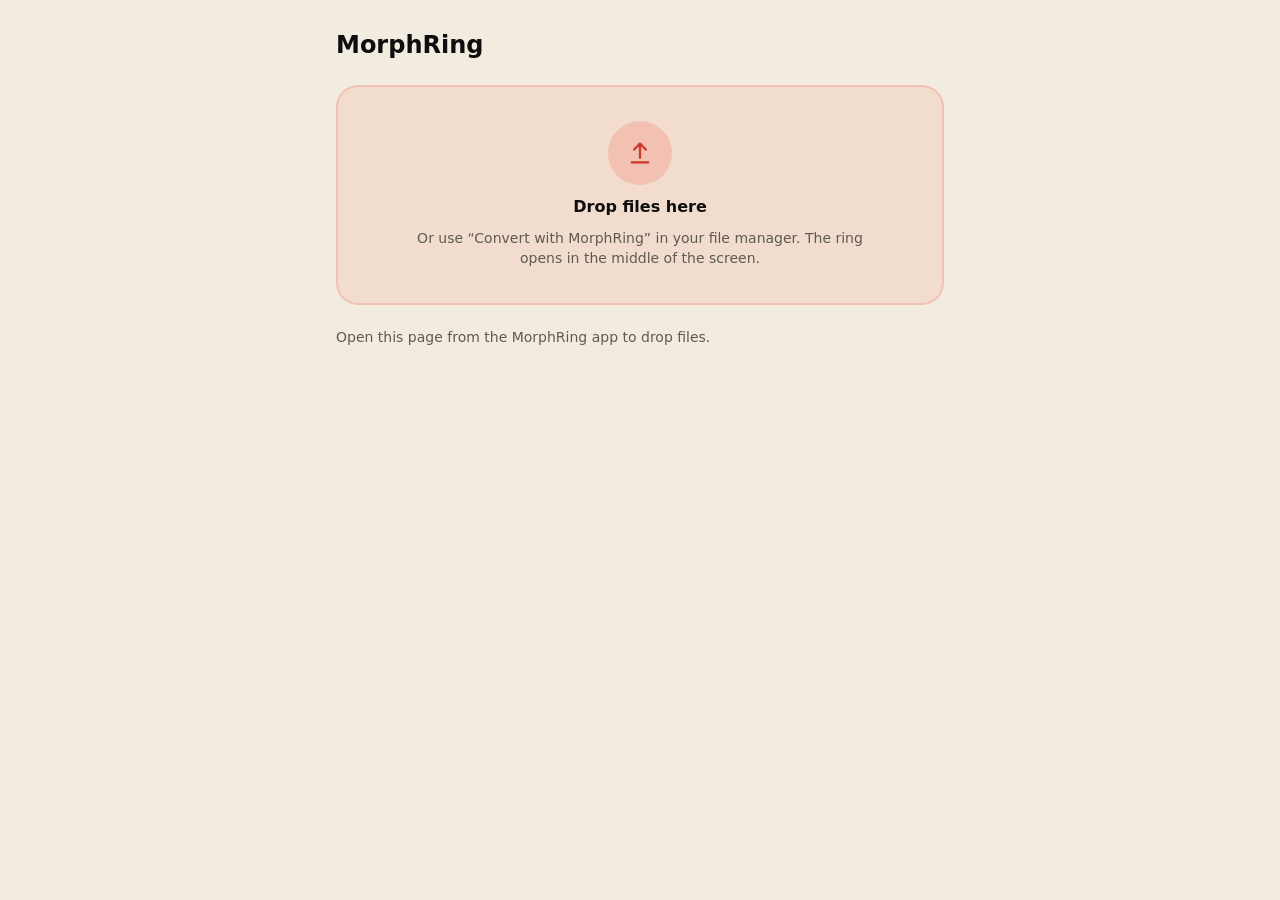
<file: app/ui/index.html>
<!doctype html>
<html lang="en">
  <head>
    <meta charset="utf-8" />
    <meta name="viewport" content="width=device-width, initial-scale=1" />
    <title>MorphRing</title>
    <link rel="stylesheet" href="style.css" />
    <script src="main.js" defer></script>
  </head>
  <body>
    <main>
      <h1>MorphRing</h1>

      <section id="drop-zone" class="drop-zone" aria-label="Drop zone" aria-describedby="drop-hint">
        <div class="drop-icon" aria-hidden="true">
          <svg viewBox="0 0 24 24" width="28" height="28">
            <path d="M12 16V4m0 0-5 5m5-5 5 5M5 20h14" fill="none" stroke="currentColor"
                  stroke-width="2" stroke-linecap="round" stroke-linejoin="round" />
          </svg>
        </div>
        <h2>Drop files here</h2>
        <p id="drop-hint" class="muted">
          Or use “Convert with MorphRing” in your file manager. The ring opens in the middle of the screen.
        </p>
      </section>

      <section id="dropped" class="dropped" hidden aria-live="polite">
        <h2 id="dropped-title"></h2>
        <p id="dropped-note" class="muted"></p>
        <ul id="dropped-list"></ul>
      </section>

      <p id="no-tauri" class="muted" hidden>Open this page from the MorphRing app to drop files.</p>
    </main>
  </body>
</html>
</file>
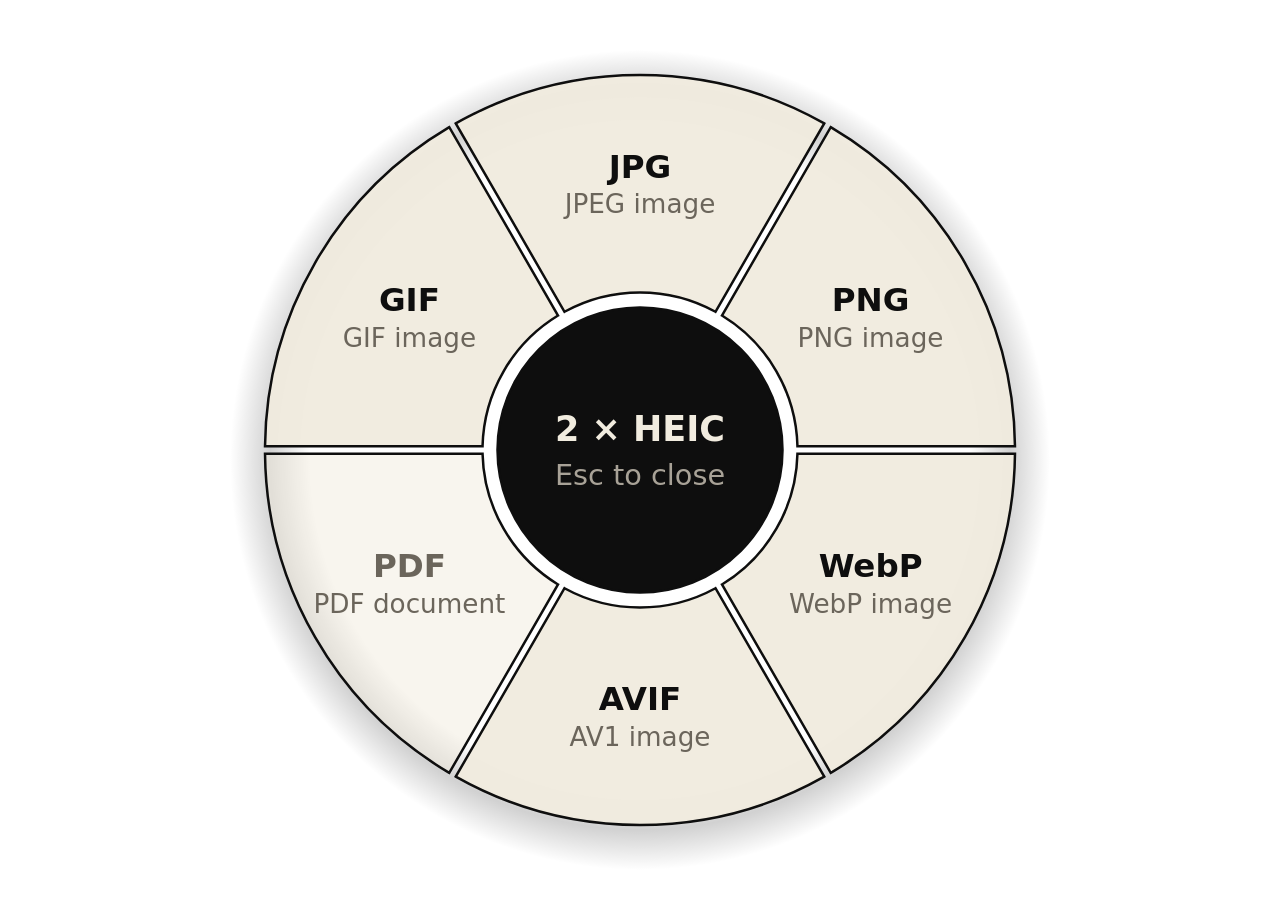
<file: app/ui/ring.html>
<!doctype html>
<html lang="en">
  <head>
    <meta charset="utf-8" />
    <meta name="viewport" content="width=device-width, initial-scale=1" />
    <title>MorphRing ring</title>
    <link rel="stylesheet" href="ring.css" />
    <script src="ring.math.js" defer></script>
    <script src="ring.js" defer></script>
  </head>
  <body>
    <svg id="ring" class="off" viewBox="0 0 360 360" role="menu" aria-label="Convert to" focusable="false">
      <defs>
        <!-- A soft shadow without a blur filter: one gradient ring, cheap on any GPU. -->
        <radialGradient id="ring-shadow-fill">
          <stop offset="0" stop-color="#000" stop-opacity="0" />
          <stop id="ring-shadow-inner" offset="0.8" stop-color="#000" stop-opacity="0" />
          <stop id="ring-shadow-peak" offset="0.9" stop-color="#000" stop-opacity="0.18" />
          <stop offset="1" stop-color="#000" stop-opacity="0" />
        </radialGradient>
        <radialGradient id="plate-shadow-fill">
          <stop offset="0" stop-color="#000" stop-opacity="0" />
          <stop offset="0.667" stop-color="#000" stop-opacity="0" />
          <stop offset="0.815" stop-color="#000" stop-opacity="0.2" />
          <stop offset="1" stop-color="#000" stop-opacity="0" />
        </radialGradient>
      </defs>

      <circle id="ring-shadow" fill="url(#ring-shadow-fill)" opacity="0" />
      <g id="slices"></g>

      <g id="hub">
        <circle id="hole" class="hole" />
        <text id="hub-title" class="hub-title" text-anchor="middle"></text>
        <text id="hub-subtitle" class="hub-subtitle" text-anchor="middle"></text>
      </g>

      <g id="progress" class="progress" display="none">
        <circle id="plate-shadow" fill="url(#plate-shadow-fill)" />
        <circle id="plate" class="plate" />
        <circle id="track" class="track" fill="none" />
        <path id="arc" class="arc" fill="none" stroke-linecap="round" />
        <text id="percent" class="percent" text-anchor="middle" dominant-baseline="central"></text>
        <g id="badge" display="none">
          <circle id="badge-disc" class="badge-disc" />
          <polyline id="badge-check" class="badge-mark" fill="none" stroke-linecap="round" stroke-linejoin="round" />
          <text id="badge-bang" class="badge-bang" text-anchor="middle" dominant-baseline="central">!</text>
        </g>
      </g>
    </svg>

    <p id="message" class="message" role="alert" hidden></p>
  </body>
</html>
</file>
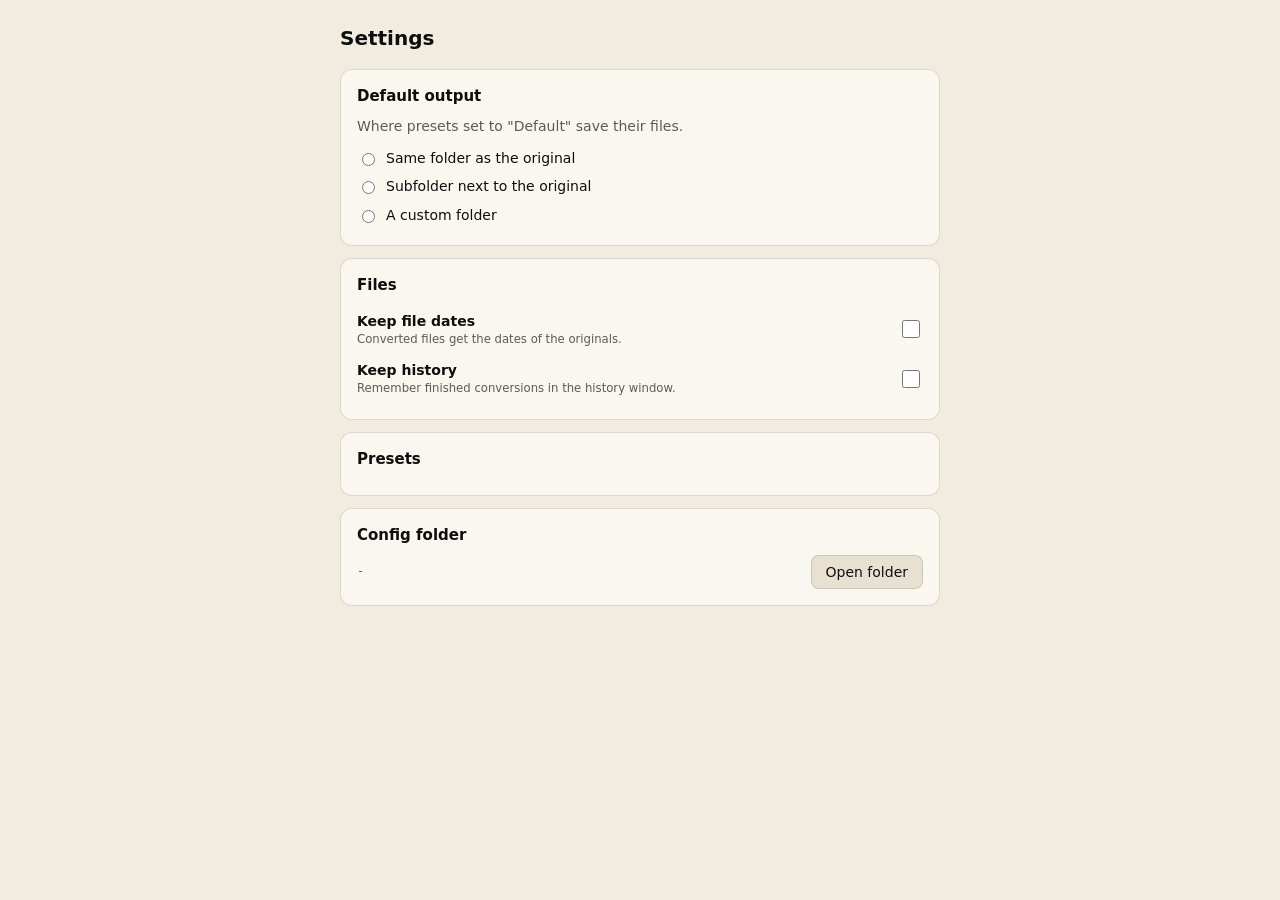
<file: app/ui/settings.html>
<!doctype html>
<html lang="en">
  <head>
    <meta charset="utf-8" />
    <meta name="viewport" content="width=device-width, initial-scale=1" />
    <title>MorphRing settings</title>
    <link rel="stylesheet" href="settings.css" />
    <script src="settings.js" defer></script>
  </head>
  <body>
    <main>
      <h1>Settings</h1>

      <form id="settings" autocomplete="off">
        <section class="card">
          <h2>Default output</h2>
          <p class="hint">Where presets set to "Default" save their files.</p>

          <label class="choice">
            <input type="radio" name="location" value="SameFolder" />
            <span>Same folder as the original</span>
          </label>

          <label class="choice">
            <input type="radio" name="location" value="Subfolder" />
            <span>Subfolder next to the original</span>
          </label>
          <div class="indent" id="subfolder-row" hidden>
            <label class="field">
              <span>Subfolder name</span>
              <input type="text" id="subfolder-name" spellcheck="false" />
            </label>
          </div>

          <label class="choice">
            <input type="radio" name="location" value="CustomFolder" />
            <span>A custom folder</span>
          </label>
          <div class="indent row" id="custom-row" hidden>
            <input type="text" id="custom-folder" spellcheck="false" placeholder="No folder chosen" />
            <button type="button" id="choose-folder">Choose…</button>
          </div>
        </section>

        <section class="card">
          <h2>Files</h2>
          <label class="toggle">
            <span>
              <strong>Keep file dates</strong>
              <small>Converted files get the dates of the originals.</small>
            </span>
            <input type="checkbox" id="keep-file-dates" />
          </label>
          <label class="toggle">
            <span>
              <strong>Keep history</strong>
              <small>Remember finished conversions in the history window.</small>
            </span>
            <input type="checkbox" id="keep-history" />
          </label>
        </section>

        <section class="card">
          <h2>Presets</h2>
          <ul id="presets" class="presets"></ul>
        </section>

        <section class="card">
          <h2>Config folder</h2>
          <div class="row">
            <code id="config-dir">-</code>
            <button type="button" id="open-folder">Open folder</button>
          </div>
        </section>
      </form>

      <p id="status" class="status" role="status" aria-live="polite"></p>
    </main>
  </body>
</html>
</file>
<file: app/ui/style.css>
/* MorphRing's own plate: ink #0e0e0e, cream #f1ecdf and one tomato-red
   slice, #f04a35. Anything else is a shade of those three. */
:root {
  color-scheme: light dark;
  --page: #f1ecdf;
  --surface: #faf7f0;
  --surface-alt: #e8e1d2;
  --border-subtle: rgba(14, 14, 14, 0.09);
  --text: #0e0e0e;
  --text-secondary: #5f5a52;
  --danger: #b8321f;
  --accent: #f04a35;
  --accent-soft: rgba(240, 74, 53, 0.18);
  --accent-faint: rgba(240, 74, 53, 0.09);
  --accent-strong: #c93a28;
  --radius: 16px;
  --radius-small: 9px;
  --radius-large: 22px;
  --shadow: 0 1px 3px rgba(0, 0, 0, 0.07), 0 6px 18px rgba(0, 0, 0, 0.05);
}

@media (prefers-color-scheme: dark) {
  :root:not([data-theme="light"]) {
    --page: #0e0e0e;
    --surface: #1a1917;
    --surface-alt: #26241f;
    --border-subtle: rgba(241, 236, 223, 0.1);
    --text: #f1ecdf;
    --text-secondary: #a8a297;
    --danger: #ff8f80;
    --shadow: 0 1px 3px rgba(0, 0, 0, 0.25), 0 8px 24px rgba(0, 0, 0, 0.2);
  }
}

:root[data-theme="dark"] {
  --page: #0e0e0e;
  --surface: #1a1917;
  --surface-alt: #26241f;
  --border-subtle: rgba(241, 236, 223, 0.1);
  --text: #f1ecdf;
  --text-secondary: #a8a297;
  --danger: #ff8f80;
  --shadow: 0 1px 3px rgba(0, 0, 0, 0.25), 0 8px 24px rgba(0, 0, 0, 0.2);
}

* {
  box-sizing: border-box;
}

html,
body {
  margin: 0;
  min-height: 100%;
  background: var(--page);
  color: var(--text);
  font: 14px/1.45 "Noto Sans", "Noto Sans KR", "Noto Sans SC", system-ui, sans-serif;
}

main {
  display: flex;
  flex-direction: column;
  gap: 22px;
  max-width: 640px;
  margin: 0 auto;
  padding: 28px 16px;
}

h1 {
  margin: 0;
  font-size: 24px;
  font-weight: 600;
}

h2 {
  margin: 0;
  font-size: 16px;
  font-weight: 600;
}

.muted {
  margin: 0;
  color: var(--text-secondary);
}

/* The drop zone: big, soft and springy on hover, like Filee's HomePage. */
.drop-zone {
  display: flex;
  flex-direction: column;
  align-items: center;
  justify-content: center;
  gap: 10px;
  min-height: 220px;
  padding: 24px;
  text-align: center;
  background: var(--accent-faint);
  border: 2px solid var(--accent-soft);
  border-radius: var(--radius-large);
  transition:
    background-color 0.2s ease,
    border-color 0.2s ease,
    transform 0.3s cubic-bezier(0.34, 1.56, 0.64, 1);
}

.drop-zone.over {
  background: var(--accent-soft);
  border-color: var(--accent);
  transform: scale(1.015);
}

.drop-zone .muted {
  max-width: 460px;
}

.drop-icon {
  display: grid;
  place-items: center;
  width: 64px;
  height: 64px;
  border-radius: 999px;
  background: var(--accent-soft);
  color: var(--accent-strong);
}

.dropped {
  display: flex;
  flex-direction: column;
  gap: 8px;
  padding: 14px 16px;
  background: var(--surface);
  border: 1px solid var(--border-subtle);
  border-radius: var(--radius);
  box-shadow: var(--shadow);
}

.dropped[hidden],
#no-tauri[hidden] {
  display: none;
}

.dropped ul {
  margin: 0;
  padding: 0;
  list-style: none;
  max-height: 160px;
  overflow-y: auto;
}

.dropped li {
  padding: 4px 0;
  overflow: hidden;
  text-overflow: ellipsis;
  white-space: nowrap;
  border-top: 1px solid var(--border-subtle);
}

.dropped li:first-child {
  border-top: none;
}

@media (prefers-reduced-motion: reduce) {
  .drop-zone {
    transition: none;
  }
  .drop-zone.over {
    transform: none;
  }
}
</file>
<file: app/ui/ring.css>
/* The ring window. Same "Soft" palette as style.css, but the page itself is
   see-through: the window is transparent and only the donut should show. */
:root {
  color-scheme: light dark;
  --surface: #faf7f0;
  --border-subtle: rgba(14, 14, 14, 0.09);
  --text: #0e0e0e;
  --text-secondary: #5f5a52;
  --danger: #b8321f;
  --success: #0f7a5a;
  --accent: #f04a35;
  --on-accent: #f1ecdf;
  --shadow: 0 1px 3px rgba(0, 0, 0, 0.07), 0 6px 18px rgba(0, 0, 0, 0.05);
  /* The donut itself ignores light/dark: cream slices, an ink hole, one
     loud slice. Same in every theme, like a good logo. */
  --slice: #f1ecdf;
  --slice-gap: #0e0e0e;
  --slice-text: #0e0e0e;
  --slice-text-secondary: #6b655b;
  --hub: #0e0e0e;
  --hub-text: #f1ecdf;
  --hub-text-secondary: #a8a297;
}

@media (prefers-color-scheme: dark) {
  :root:not([data-theme="light"]) {
    --surface: #1a1917;
    --border-subtle: rgba(241, 236, 223, 0.1);
    --text: #f1ecdf;
    --text-secondary: #a8a297;
    --danger: #ff8f80;
    --success: #5dcaa5;
    --shadow: 0 1px 3px rgba(0, 0, 0, 0.25), 0 8px 24px rgba(0, 0, 0, 0.2);
  }
}

:root[data-theme="dark"] {
  --surface: #1a1917;
  --border-subtle: rgba(241, 236, 223, 0.1);
  --text: #f1ecdf;
  --text-secondary: #a8a297;
  --danger: #ff8f80;
  --success: #5dcaa5;
  --shadow: 0 1px 3px rgba(0, 0, 0, 0.25), 0 8px 24px rgba(0, 0, 0, 0.2);
}

html,
body {
  margin: 0;
  width: 100%;
  height: 100%;
  overflow: hidden;
  /* Transparent on purpose: WebKitGTK paints anything else as a square
     behind the donut. */
  background: transparent;
  color: var(--text);
  font: 14px/1.3 "Noto Sans", "Noto Sans KR", "Noto Sans SC", system-ui, sans-serif;
  user-select: none;
  -webkit-user-select: none;
}

#ring {
  display: block;
  width: 100%;
  height: 100%;
  cursor: default;
  outline: none;
}

#ring.off {
  display: none;
}

#ring.pointing {
  cursor: pointer;
}

.wedge {
  fill: var(--slice);
  stroke: var(--slice-gap);
  stroke-width: 1;
}

.wedge-accent {
  fill: var(--accent);
  pointer-events: none;
}

.slice-label {
  font-size: 13px;
  font-weight: 600;
  fill: var(--slice-text);
}

.slice-caption {
  font-size: 10.5px;
  font-weight: 400;
  fill: var(--slice-text-secondary);
}

.slice.disabled .slice-label {
  fill: var(--slice-text-secondary);
}

.slice.hot .slice-label,
.slice.hot .slice-caption {
  fill: var(--on-accent);
}

.hole,
.plate {
  fill: var(--hub);
  stroke: var(--slice-gap);
  stroke-width: 1;
}

.hub-title {
  font-size: 14px;
  font-weight: 600;
  fill: var(--hub-text);
}

.hub-subtitle {
  font-size: 11.5px;
  font-weight: 400;
  fill: var(--hub-text-secondary);
}

.track {
  stroke: var(--text-secondary);
  stroke-opacity: 0.22;
}

.arc {
  stroke: var(--accent);
}

.arc.succeeded {
  stroke: var(--success);
}

.arc.failed {
  stroke: var(--danger);
}

.arc.cancelled {
  stroke: var(--text-secondary);
}

/* Cancel asked for, answer not in yet: grey the ring straight away, so an
   Escape on a slow engine still feels like it did something. */
#ring.cancelling .arc {
  stroke: var(--text-secondary);
}

#ring.cancelling .percent {
  fill: var(--hub-text-secondary);
}

/* The × on the running ring: a cream button on the ring's edge that fades
   in when the pointer comes close (120 ms, Filee's number) and leaves at once,
   because nobody waits for a cancel button to finish waving goodbye. */
.cancel {
  opacity: 0;
  pointer-events: none;
}

.cancel.shown {
  opacity: 1;
  transition: opacity 120ms ease-out;
}

.cancel-disc {
  fill: var(--hub-text);
  stroke: var(--hub);
  stroke-width: 2;
}

.cancel-mark {
  fill: var(--hub);
}

#ring.pointing .cancel.shown .cancel-disc {
  fill: var(--accent);
}

#ring.pointing .cancel.shown .cancel-mark {
  fill: var(--on-accent);
}

@media (prefers-reduced-motion: reduce) {
  .cancel.shown {
    transition: none;
  }
}

.percent {
  font-size: 15px;
  font-weight: 600;
  fill: var(--hub-text);
}

.badge-disc {
  fill: var(--success);
}

.badge-disc.failed {
  fill: var(--danger);
}

.badge-mark {
  stroke: var(--on-accent);
  stroke-width: 3.6;
}

.badge-bang {
  font-size: 22px;
  font-weight: 700;
  fill: var(--on-accent);
}

/* The error stays readable under the ring until the user dismisses it,
   because there is no toast window to hand it to yet. */
.message {
  position: absolute;
  left: 50%;
  top: calc(50% + 62px);
  transform: translateX(-50%);
  box-sizing: border-box;
  width: min(300px, calc(100% - 32px));
  max-height: calc(50% - 70px);
  margin: 0;
  padding: 8px 12px;
  overflow: hidden;
  font-size: 12.5px;
  line-height: 1.35;
  text-align: center;
  overflow-wrap: anywhere;
  color: var(--text);
  background: var(--surface);
  border: 1px solid var(--border-subtle);
  border-radius: 12px;
  box-shadow: var(--shadow);
}

.message[hidden] {
  display: none;
}
</file>
<file: app/ui/settings.css>
/* The settings window (the history window borrows this sheet too, so the
   element rules stay polite). Same "Soft" palette as the drop zone. */
:root {
  color-scheme: light dark;
  --page: #f1ecdf;
  --surface: #faf7f0;
  --surface-alt: #e8e1d2;
  --border: rgba(14, 14, 14, 0.13);
  --text: #0e0e0e;
  --text-secondary: #5f5a52;
  --danger: #b8321f;
  --accent: #f04a35;
  --accent-soft: rgba(240, 74, 53, 0.18);
  --radius: 12px;
  --radius-small: 8px;
  font-family: "Noto Sans", system-ui, sans-serif;
}

@media (prefers-color-scheme: dark) {
  :root:not([data-theme="light"]) {
    --page: #0e0e0e;
    --surface: #1a1917;
    --surface-alt: #26241f;
    --border: rgba(241, 236, 223, 0.14);
    --text: #f1ecdf;
    --text-secondary: #a8a297;
    --danger: #ff8f80;
  }
}

:root[data-theme="dark"] {
  --page: #0e0e0e;
  --surface: #1a1917;
  --surface-alt: #26241f;
  --border: rgba(241, 236, 223, 0.14);
  --text: #f1ecdf;
  --text-secondary: #a8a297;
  --danger: #ff8f80;
}

* {
  box-sizing: border-box;
}

body {
  margin: 0;
  padding: 24px;
  background: var(--page);
  color: var(--text);
  font-size: 14px;
  line-height: 1.45;
}

main {
  max-width: 600px;
  margin: 0 auto;
}

h1 {
  font-size: 20px;
  font-weight: 600;
  margin: 0 0 16px;
}

h2 {
  font-size: 15px;
  font-weight: 600;
  margin: 0 0 8px;
}

[hidden] {
  display: none !important;
}

.card {
  background: var(--surface);
  border: 1px solid var(--border);
  border-radius: var(--radius);
  padding: 16px;
  margin-bottom: 12px;
}

.hint,
small {
  color: var(--text-secondary);
}

.hint {
  margin: 0 0 8px;
}

.choice {
  display: flex;
  align-items: center;
  gap: 8px;
  padding: 4px 0;
  cursor: pointer;
}

.indent {
  margin: 4px 0 8px 26px;
}

.row {
  display: flex;
  align-items: center;
  gap: 8px;
}

.field {
  display: flex;
  flex-direction: column;
  gap: 4px;
}

.field span {
  color: var(--text-secondary);
  font-size: 13px;
}

input[type="text"] {
  flex: 1;
  min-width: 0;
  padding: 6px 10px;
  border: 1px solid var(--border);
  border-radius: var(--radius-small);
  background: var(--surface-alt);
  color: inherit;
  font: inherit;
}

input[type="text"]:focus {
  outline: 2px solid var(--accent);
  outline-offset: 0;
}

input[type="text"][aria-invalid="true"] {
  border-color: var(--danger);
}

input[type="radio"],
input[type="checkbox"] {
  accent-color: var(--accent);
}

button {
  padding: 6px 14px;
  border: 1px solid var(--border);
  border-radius: var(--radius-small);
  background: var(--surface-alt);
  color: inherit;
  font: inherit;
  cursor: pointer;
  white-space: nowrap;
}

button:hover:not(:disabled) {
  background: var(--accent-soft);
}

button:disabled {
  opacity: 0.5;
  cursor: default;
}

.toggle {
  display: flex;
  align-items: center;
  justify-content: space-between;
  gap: 16px;
  padding: 6px 0;
  cursor: pointer;
}

.toggle > span {
  display: flex;
  flex-direction: column;
}

.toggle input {
  width: 18px;
  height: 18px;
  flex: none;
}

.presets {
  list-style: none;
  margin: 0;
  padding: 0;
  max-height: 200px;
  overflow-y: auto;
}

.presets li {
  display: flex;
  justify-content: space-between;
  gap: 12px;
  padding: 5px 0;
  border-bottom: 1px solid var(--border);
}

.presets li:last-child {
  border-bottom: none;
}

.presets .target {
  color: var(--text-secondary);
  font-size: 12px;
  text-transform: uppercase;
}

code {
  flex: 1;
  min-width: 0;
  overflow-wrap: anywhere;
  font-family: "Noto Sans Mono", ui-monospace, monospace;
  font-size: 12px;
  color: var(--text-secondary);
}

.status {
  min-height: 1.45em;
  margin: 4px 0 0;
  color: var(--text-secondary);
}

.status.error {
  color: var(--danger);
}
</file>
